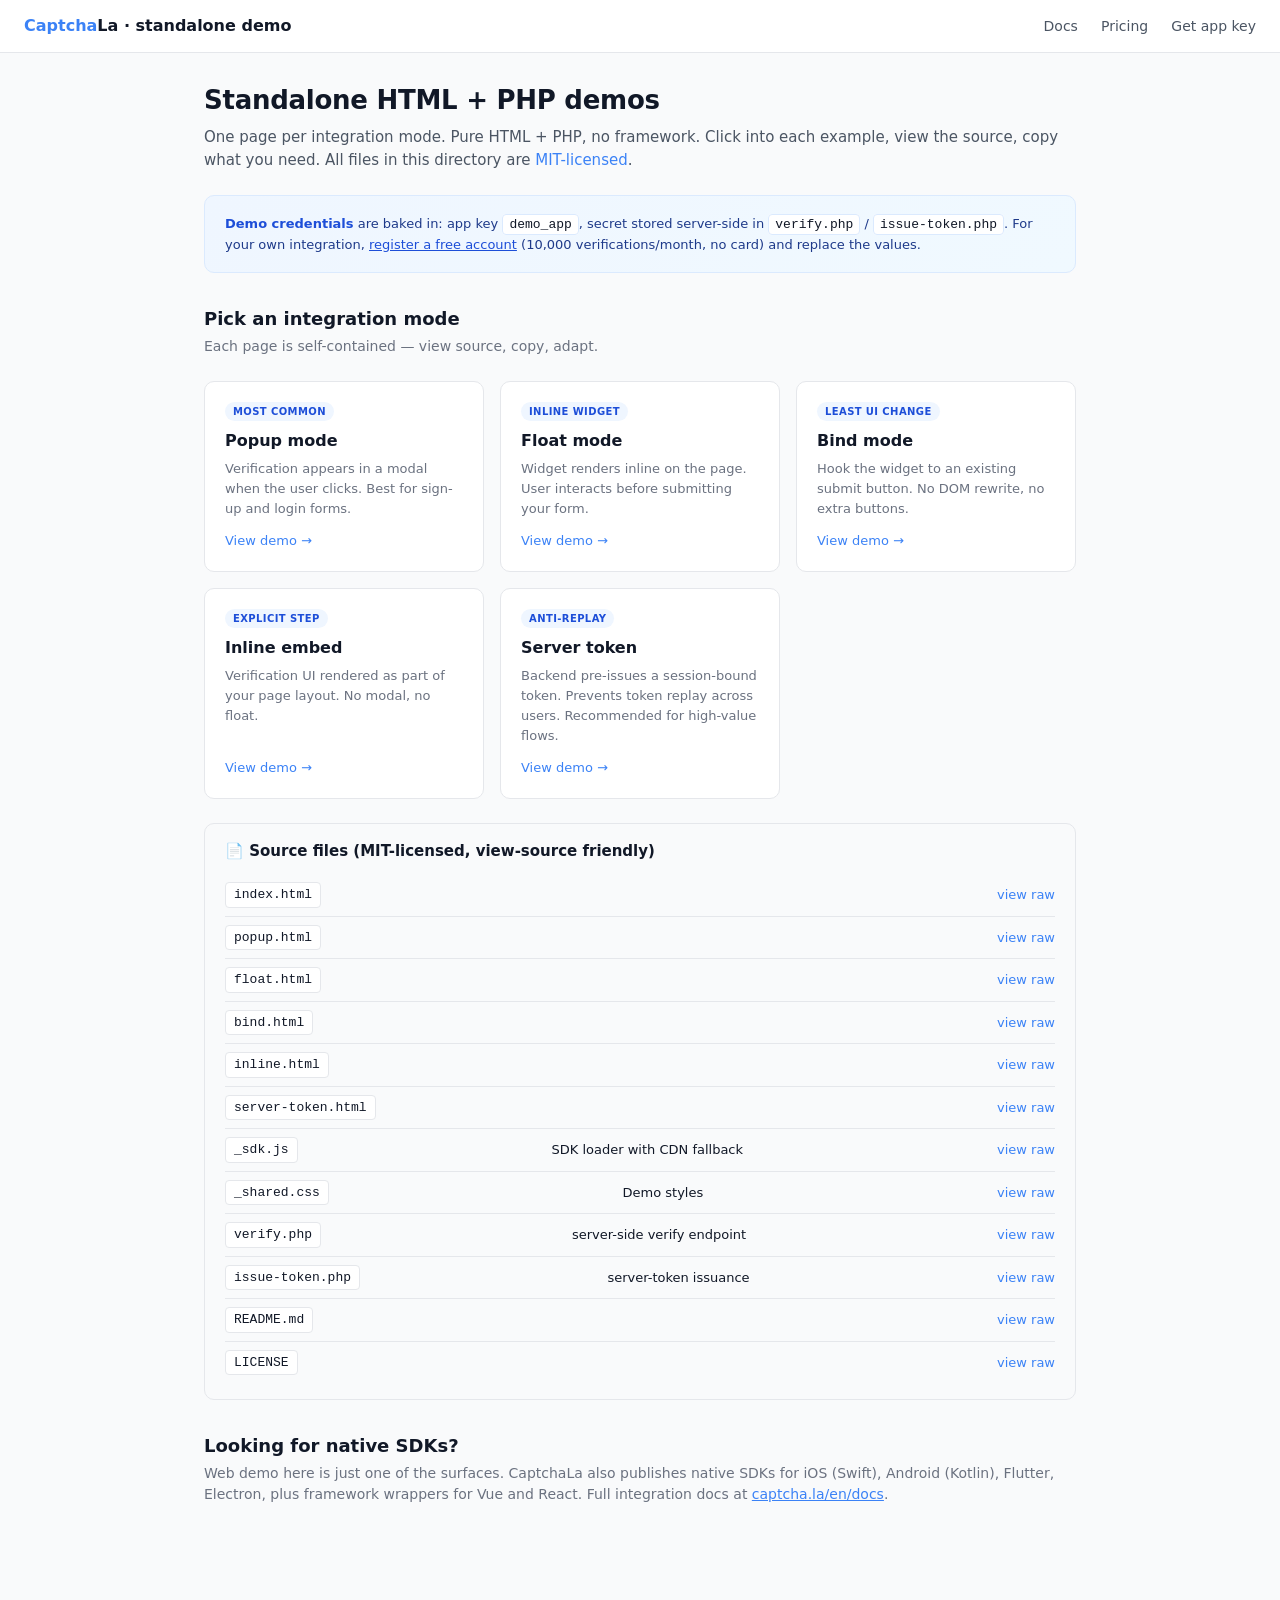
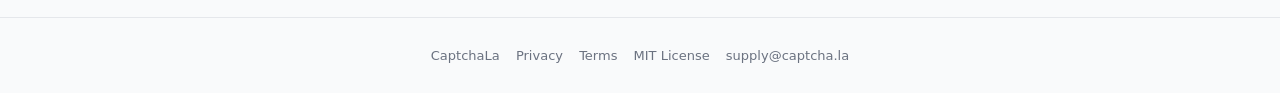
<file: index.html>
<!DOCTYPE html>
<html lang="en">
<head>
<meta charset="UTF-8">
<meta name="viewport" content="width=device-width, initial-scale=1.0">
<title>CaptchaLa · standalone HTML demo</title>
<meta name="description" content="CaptchaLa standalone integration examples. Pure HTML + PHP, no framework. View source for the exact code, MIT-licensed for any use.">
<link rel="icon" href="https://captcha.la/favicon.svg">
<link rel="stylesheet" href="/_shared.css">
<style>
  .grid {
    display: grid;
    grid-template-columns: repeat(auto-fit, minmax(260px, 1fr));
    gap: 16px;
    margin: 24px 0;
  }
  .card {
    background: #fff;
    border: 1px solid #E5E7EB;
    border-radius: 10px;
    padding: 20px;
    text-decoration: none;
    color: inherit;
    transition: all 0.15s;
    display: flex;
    flex-direction: column;
  }
  .card:hover { border-color: #3B82F6; transform: translateY(-2px); box-shadow: 0 4px 12px rgba(59,130,246,0.08); }
  .card h3 { margin: 0 0 6px; font-size: 16px; color: #111827; }
  .card .badge {
    display: inline-block;
    background: #EFF6FF; color: #1D4ED8;
    font-size: 10px; font-weight: 600;
    padding: 2px 8px; border-radius: 999px;
    letter-spacing: 0.04em; text-transform: uppercase;
    margin-bottom: 8px; align-self: flex-start;
  }
  .card p { color: #6B7280; font-size: 13px; margin: 0 0 12px; line-height: 1.55; flex: 1; }
  .card .arrow { color: #3B82F6; font-size: 13px; font-weight: 500; }
  .source-list {
    background: #F9FAFB; border: 1px solid #E5E7EB;
    border-radius: 10px; padding: 16px 20px; margin: 24px 0;
  }
  .source-list h3 { margin: 0 0 12px; font-size: 15px; color: #111827; }
  .source-list ul { margin: 0; padding: 0; list-style: none; }
  .source-list li {
    display: flex; justify-content: space-between; align-items: center;
    padding: 8px 0; border-bottom: 1px solid #E5E7EB; font-size: 13px;
  }
  .source-list li:last-child { border-bottom: 0; }
  .source-list code {
    font-family: ui-monospace, monospace; color: #111827;
    background: #fff; padding: 2px 8px; border-radius: 4px; border: 1px solid #E5E7EB;
  }
  .source-list a { color: #3B82F6; text-decoration: none; font-weight: 500; }
  .source-list a:hover { text-decoration: underline; }

  .credit-block {
    background: linear-gradient(135deg, #EFF6FF, #F0F9FF);
    border: 1px solid #DBEAFE;
    border-radius: 10px; padding: 18px 20px; margin: 20px 0;
    font-size: 13px; color: #1E3A8A;
  }
  .credit-block strong { color: #1D4ED8; }
  .credit-block code {
    background: #fff; padding: 2px 6px; border-radius: 4px;
    font-family: ui-monospace, monospace; color: #111827;
    border: 1px solid #DBEAFE;
  }
</style>
</head>
<body>

<header>
  <a class="brand" href="/"><b>Captcha</b>La · standalone demo</a>
  <nav>
    <a href="https://captcha.la/en/docs">Docs</a>
    <a href="https://captcha.la/en/pricing">Pricing</a>
    <a href="https://dash.captcha.la/register">Get app key</a>
  </nav>
</header>

<main>
  <h1>Standalone HTML + PHP demos</h1>
  <p class="lead">
    One page per integration mode. Pure HTML + PHP, no framework. Click into each example, view the source,
    copy what you need. All files in this directory are <a href="/LICENSE">MIT-licensed</a>.
  </p>

  <div class="credit-block">
    <strong>Demo credentials</strong> are baked in: app key <code>demo_app</code>, secret stored server-side in <code>verify.php</code> / <code>issue-token.php</code>.
    For your own integration, <a href="https://dash.captcha.la/register" style="color: #1D4ED8;">register a free account</a> (10,000 verifications/month, no card) and replace the values.
  </div>

  <h2 style="margin-top: 32px; margin-bottom: 4px; font-size: 18px;">Pick an integration mode</h2>
  <p style="color: #6B7280; margin: 0 0 4px; font-size: 14px;">Each page is self-contained — view source, copy, adapt.</p>

  <div class="grid">
    <a class="card" href="/popup.html">
      <span class="badge">most common</span>
      <h3>Popup mode</h3>
      <p>Verification appears in a modal when the user clicks. Best for sign-up and login forms.</p>
      <span class="arrow">View demo →</span>
    </a>

    <a class="card" href="/float.html">
      <span class="badge">inline widget</span>
      <h3>Float mode</h3>
      <p>Widget renders inline on the page. User interacts before submitting your form.</p>
      <span class="arrow">View demo →</span>
    </a>

    <a class="card" href="/bind.html">
      <span class="badge">least UI change</span>
      <h3>Bind mode</h3>
      <p>Hook the widget to an existing submit button. No DOM rewrite, no extra buttons.</p>
      <span class="arrow">View demo →</span>
    </a>

    <a class="card" href="/inline.html">
      <span class="badge">explicit step</span>
      <h3>Inline embed</h3>
      <p>Verification UI rendered as part of your page layout. No modal, no float.</p>
      <span class="arrow">View demo →</span>
    </a>

    <a class="card" href="/server-token.html">
      <span class="badge">anti-replay</span>
      <h3>Server token</h3>
      <p>Backend pre-issues a session-bound token. Prevents token replay across users. Recommended for high-value flows.</p>
      <span class="arrow">View demo →</span>
    </a>
  </div>

  <div class="source-list">
    <h3>📄 Source files (MIT-licensed, view-source friendly)</h3>
    <ul>
      <li><code>index.html</code><a href="/index.html">view raw</a></li>
      <li><code>popup.html</code><a href="/popup.html">view raw</a></li>
      <li><code>float.html</code><a href="/float.html">view raw</a></li>
      <li><code>bind.html</code><a href="/bind.html">view raw</a></li>
      <li><code>inline.html</code><a href="/inline.html">view raw</a></li>
      <li><code>server-token.html</code><a href="/server-token.html">view raw</a></li>
      <li><code>_sdk.js</code> SDK loader with CDN fallback<a href="/_sdk.js">view raw</a></li>
      <li><code>_shared.css</code> Demo styles<a href="/_shared.css">view raw</a></li>
      <li><code>verify.php</code> server-side verify endpoint<a href="/verify.php">view raw</a></li>
      <li><code>issue-token.php</code> server-token issuance<a href="/issue-token.php">view raw</a></li>
      <li><code>README.md</code><a href="/README.md">view raw</a></li>
      <li><code>LICENSE</code><a href="/LICENSE">view raw</a></li>
    </ul>
  </div>

  <h2 style="margin-top: 32px; margin-bottom: 4px; font-size: 18px;">Looking for native SDKs?</h2>
  <p style="color: #6B7280; margin: 0 0 16px; font-size: 14px;">
    Web demo here is just one of the surfaces. CaptchaLa also publishes native SDKs for iOS (Swift), Android (Kotlin),
    Flutter, Electron, plus framework wrappers for Vue and React. Full integration docs at
    <a href="https://captcha.la/en/docs" style="color: #3B82F6;">captcha.la/en/docs</a>.
  </p>
</main>

<footer>
  <a href="https://captcha.la">CaptchaLa</a>
  <a href="https://captcha.la/en/privacy">Privacy</a>
  <a href="https://captcha.la/en/terms">Terms</a>
  <a href="/LICENSE">MIT License</a>
  <a href="mailto:supply@captcha.la">supply@captcha.la</a>
</footer>

</body>
</html>
</file>
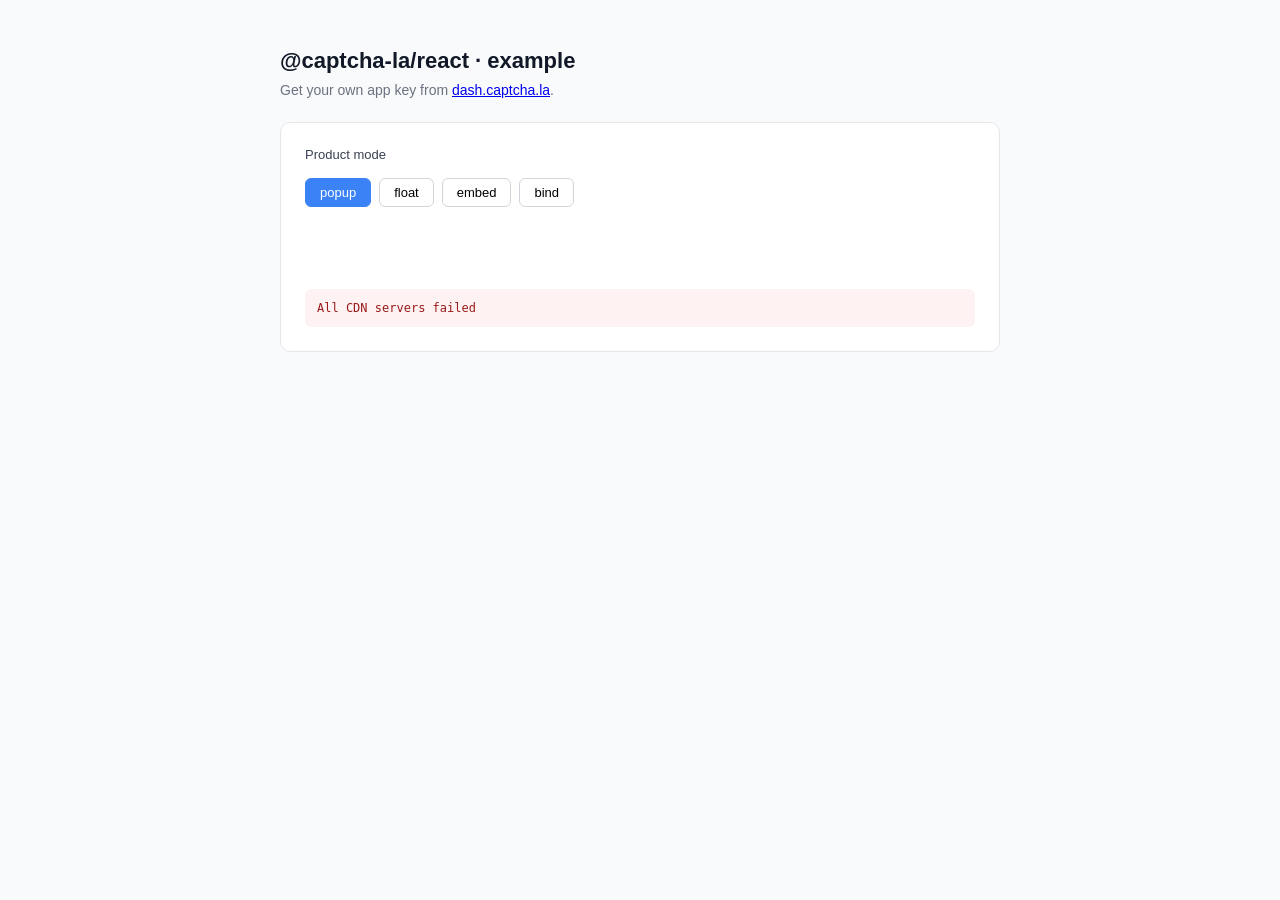
<file: react/index.html>
<!DOCTYPE html>
<html lang="en">
<head>
  <meta charset="UTF-8" />
  <meta name="viewport" content="width=device-width, initial-scale=1.0" />
  <title>@captcha-la/react · example</title>
  <script type="module" crossorigin src="/react/assets/index-Df6zdT5Z.js"></script>
  <link rel="stylesheet" crossorigin href="/react/assets/index-D3R4JMd-.css">
</head>
<body>
  <div id="root"></div>
</body>
</html>
</file>
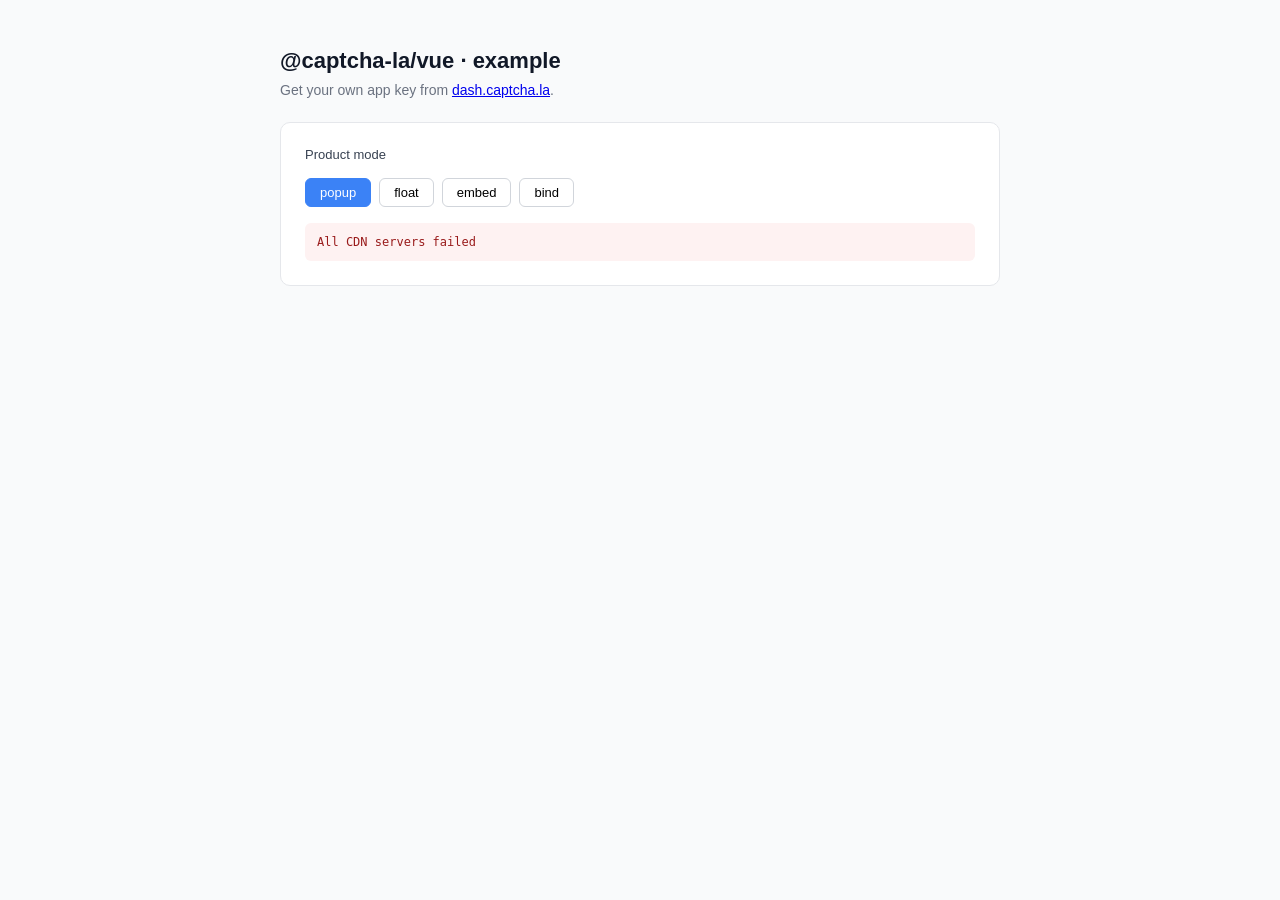
<file: vue/index.html>
<!DOCTYPE html>
<html lang="en">
<head>
  <meta charset="UTF-8" />
  <meta name="viewport" content="width=device-width, initial-scale=1.0" />
  <title>@captcha-la/vue · example</title>
  <script type="module" crossorigin src="/vue/assets/index-q7sQDa1L.js"></script>
  <link rel="stylesheet" crossorigin href="/vue/assets/index-D3R4JMd-.css">
</head>
<body>
  <div id="app"></div>
</body>
</html>
</file>
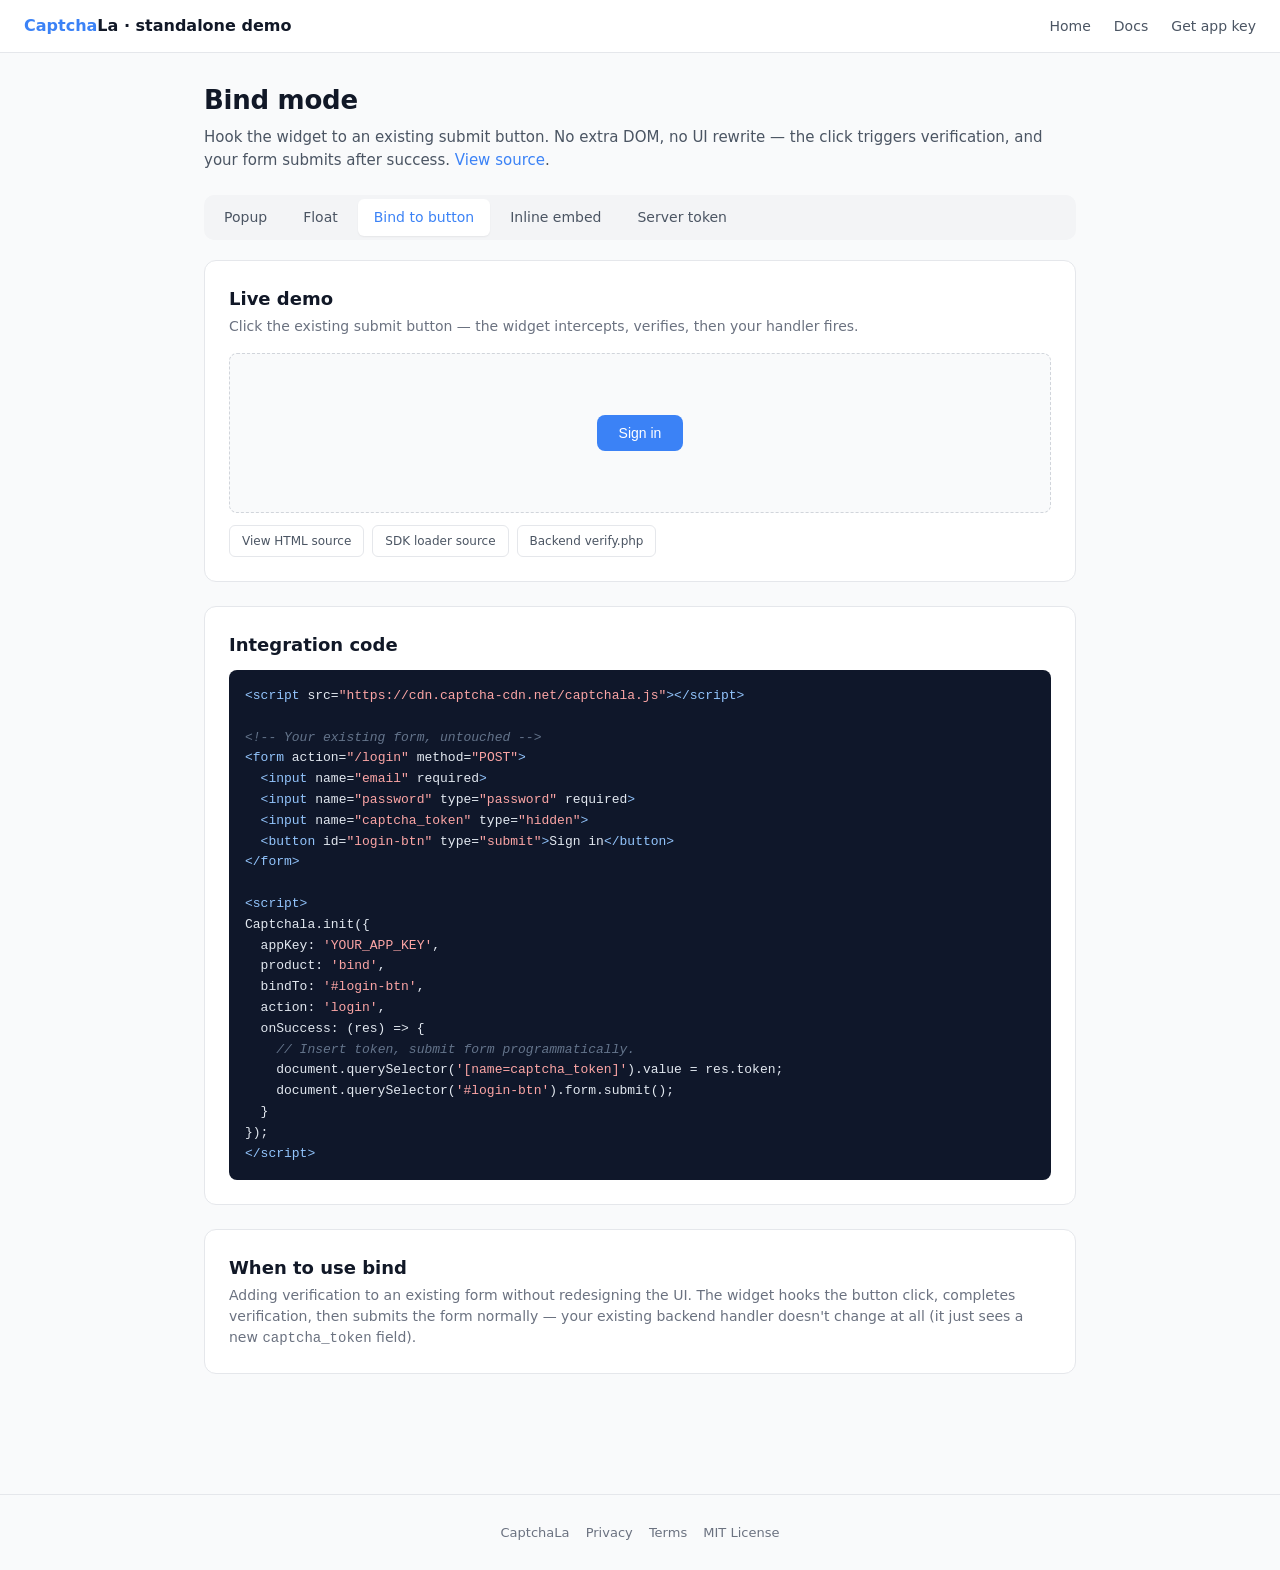
<file: bind.html>
<!DOCTYPE html>
<html lang="en">
<head>
<meta charset="UTF-8">
<meta name="viewport" content="width=device-width, initial-scale=1.0">
<title>Bind mode · CaptchaLa demo</title>
<meta name="description" content="CaptchaLa bind mode demo — hook the widget to an existing submit button without DOM changes.">
<link rel="icon" href="https://captcha.la/favicon.svg">
<link rel="stylesheet" href="/_shared.css">
</head>
<body>

<header>
  <a class="brand" href="/"><b>Captcha</b>La · standalone demo</a>
  <nav>
    <a href="/">Home</a>
    <a href="https://captcha.la/en/docs">Docs</a>
    <a href="https://dash.captcha.la/register">Get app key</a>
  </nav>
</header>

<main>
  <h1>Bind mode</h1>
  <p class="lead">
    Hook the widget to an existing submit button. No extra DOM, no UI rewrite —
    the click triggers verification, and your form submits after success.
    <a href="/bind.html.txt">View source</a>.
  </p>

  <nav class="tabs">
    <a href="/popup.html">Popup</a>
    <a href="/float.html">Float</a>
    <a href="/bind.html" class="active">Bind to button</a>
    <a href="/inline.html">Inline embed</a>
    <a href="/server-token.html">Server token</a>
  </nav>

  <section class="demo">
    <h2>Live demo</h2>
    <p class="subtitle">Click the existing submit button — the widget intercepts, verifies, then your handler fires.</p>

    <div class="stage">
      <form id="login-form" onsubmit="event.preventDefault();">
        <button id="login-btn" class="cta" type="submit">Sign in</button>
      </form>
      <div id="result" class="result"></div>
    </div>

    <div class="actions">
      <a href="/bind.html.txt">View HTML source</a>
      <a href="/_sdk.js">SDK loader source</a>
      <a href="/verify.php.txt">Backend verify.php</a>
    </div>
  </section>

  <section class="demo">
    <h2>Integration code</h2>
    <pre><span class="k">&lt;script</span> src=<span class="s">"https://cdn.captcha-cdn.net/captchala.js"</span><span class="k">&gt;&lt;/script&gt;</span>

<span class="c">&lt;!-- Your existing form, untouched --&gt;</span>
<span class="k">&lt;form</span> action=<span class="s">"/login"</span> method=<span class="s">"POST"</span><span class="k">&gt;</span>
  <span class="k">&lt;input</span> name=<span class="s">"email"</span> required<span class="k">&gt;</span>
  <span class="k">&lt;input</span> name=<span class="s">"password"</span> type=<span class="s">"password"</span> required<span class="k">&gt;</span>
  <span class="k">&lt;input</span> name=<span class="s">"captcha_token"</span> type=<span class="s">"hidden"</span><span class="k">&gt;</span>
  <span class="k">&lt;button</span> id=<span class="s">"login-btn"</span> type=<span class="s">"submit"</span><span class="k">&gt;</span>Sign in<span class="k">&lt;/button&gt;</span>
<span class="k">&lt;/form&gt;</span>

<span class="k">&lt;script&gt;</span>
Captchala.init({
  appKey: <span class="s">'YOUR_APP_KEY'</span>,
  product: <span class="s">'bind'</span>,
  bindTo: <span class="s">'#login-btn'</span>,
  action: <span class="s">'login'</span>,
  onSuccess: (res) =&gt; {
    <span class="c">// Insert token, submit form programmatically.</span>
    document.querySelector(<span class="s">'[name=captcha_token]'</span>).value = res.token;
    document.querySelector(<span class="s">'#login-btn'</span>).form.submit();
  }
});
<span class="k">&lt;/script&gt;</span></pre>
  </section>

  <section class="demo">
    <h2>When to use bind</h2>
    <p class="subtitle" style="margin-bottom: 0;">
      Adding verification to an existing form without redesigning the UI. The widget hooks the button click, completes verification, then submits the form normally — your existing backend handler doesn't change at all (it just sees a new <code>captcha_token</code> field).
    </p>
  </section>
</main>

<footer>
  <a href="https://captcha.la">CaptchaLa</a>
  <a href="https://captcha.la/en/privacy">Privacy</a>
  <a href="https://captcha.la/en/terms">Terms</a>
  <a href="/LICENSE">MIT License</a>
</footer>

<script src="https://cdn.captcha-cdn.net/captchala-loader.js"></script>
<script>
function showResult(ok, msg) {
  const el = document.getElementById('result');
  el.className = 'result ' + (ok ? 'ok' : 'err');
  el.textContent = msg;
}
loadCaptchala(function () {
  Captchala.init({
    appKey: 'demo_app',
    product: 'bind',
    action: 'login',
  })
  .onSuccess(async function (res) {
    try {
      const r = await fetch('/verify.php', {
        method: 'POST',
        headers: { 'Content-Type': 'application/json' },
        body: JSON.stringify({ token: res.token, action: 'login' })
      });
      const j = await r.json();
      if (j.ok) showResult(true, '✓ verified · risk_score=' + (j.risk_score ?? 'n/a') + ' · token: ' + (res.token || '').slice(0, 24) + '…');
      else showResult(false, '✗ backend rejected: ' + (j.error || 'unknown'));
    } catch (e) { showResult(false, '✗ network error: ' + e.message); }
  })
  .onError(function (err) { showResult(false, '✗ ' + (err && err.message || 'verification failed')); })
  .bindTo('#login-btn');
}, function (err) { showResult(false, '✗ SDK load failed: ' + (err && err.message || err)); });
</script>

</body>
</html>
</file>
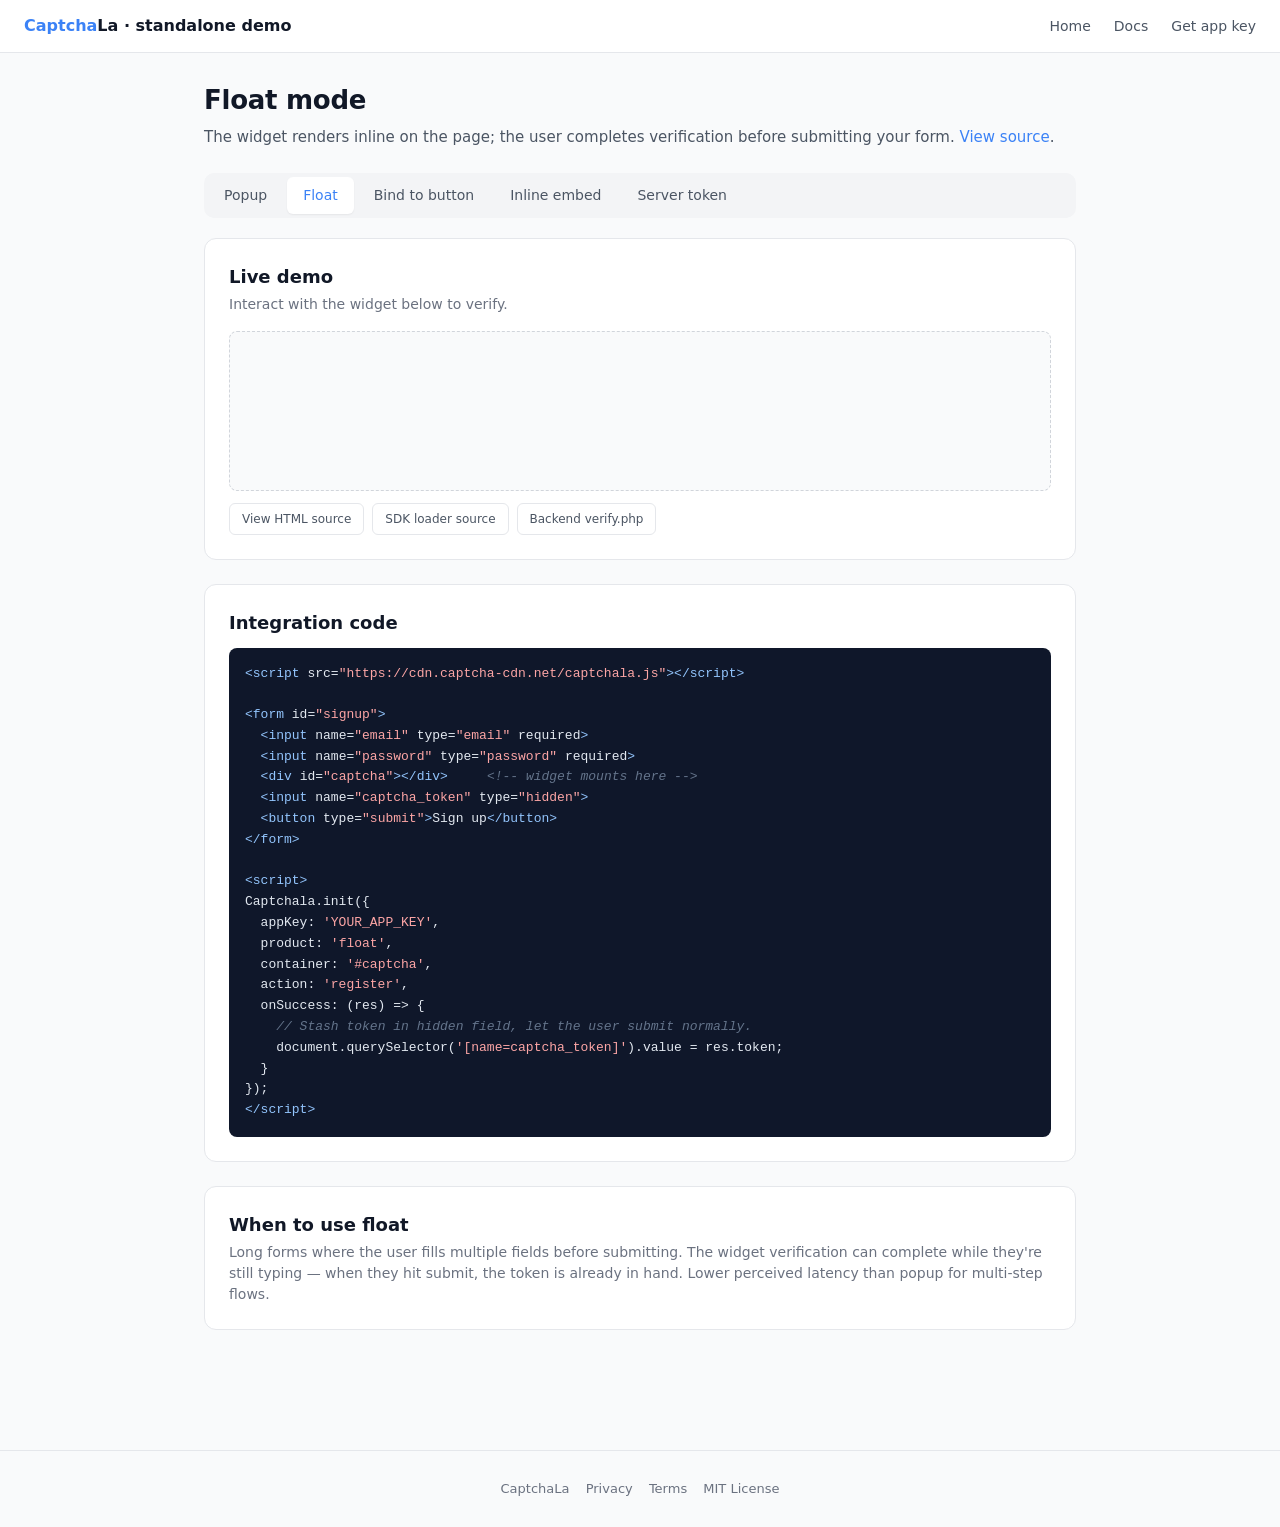
<file: float.html>
<!DOCTYPE html>
<html lang="en">
<head>
<meta charset="UTF-8">
<meta name="viewport" content="width=device-width, initial-scale=1.0">
<title>Float mode · CaptchaLa demo</title>
<meta name="description" content="CaptchaLa float mode demo — widget renders inline on the page; user interacts before submitting.">
<link rel="icon" href="https://captcha.la/favicon.svg">
<link rel="stylesheet" href="/_shared.css">
</head>
<body>

<header>
  <a class="brand" href="/"><b>Captcha</b>La · standalone demo</a>
  <nav>
    <a href="/">Home</a>
    <a href="https://captcha.la/en/docs">Docs</a>
    <a href="https://dash.captcha.la/register">Get app key</a>
  </nav>
</header>

<main>
  <h1>Float mode</h1>
  <p class="lead">
    The widget renders inline on the page; the user completes verification before submitting your form.
    <a href="/float.html.txt">View source</a>.
  </p>

  <nav class="tabs">
    <a href="/popup.html">Popup</a>
    <a href="/float.html" class="active">Float</a>
    <a href="/bind.html">Bind to button</a>
    <a href="/inline.html">Inline embed</a>
    <a href="/server-token.html">Server token</a>
  </nav>

  <section class="demo">
    <h2>Live demo</h2>
    <p class="subtitle">Interact with the widget below to verify.</p>

    <div class="stage" style="padding: 24px;">
      <div id="float-container" style="width: 100%; max-width: 360px;"></div>
      <div id="result" class="result"></div>
    </div>

    <div class="actions">
      <a href="/float.html.txt">View HTML source</a>
      <a href="/_sdk.js">SDK loader source</a>
      <a href="/verify.php.txt">Backend verify.php</a>
    </div>
  </section>

  <section class="demo">
    <h2>Integration code</h2>
    <pre><span class="k">&lt;script</span> src=<span class="s">"https://cdn.captcha-cdn.net/captchala.js"</span><span class="k">&gt;&lt;/script&gt;</span>

<span class="k">&lt;form</span> id=<span class="s">"signup"</span><span class="k">&gt;</span>
  <span class="k">&lt;input</span> name=<span class="s">"email"</span> type=<span class="s">"email"</span> required<span class="k">&gt;</span>
  <span class="k">&lt;input</span> name=<span class="s">"password"</span> type=<span class="s">"password"</span> required<span class="k">&gt;</span>
  <span class="k">&lt;div</span> id=<span class="s">"captcha"</span><span class="k">&gt;&lt;/div&gt;</span>     <span class="c">&lt;!-- widget mounts here --&gt;</span>
  <span class="k">&lt;input</span> name=<span class="s">"captcha_token"</span> type=<span class="s">"hidden"</span><span class="k">&gt;</span>
  <span class="k">&lt;button</span> type=<span class="s">"submit"</span><span class="k">&gt;</span>Sign up<span class="k">&lt;/button&gt;</span>
<span class="k">&lt;/form&gt;</span>

<span class="k">&lt;script&gt;</span>
Captchala.init({
  appKey: <span class="s">'YOUR_APP_KEY'</span>,
  product: <span class="s">'float'</span>,
  container: <span class="s">'#captcha'</span>,
  action: <span class="s">'register'</span>,
  onSuccess: (res) =&gt; {
    <span class="c">// Stash token in hidden field, let the user submit normally.</span>
    document.querySelector(<span class="s">'[name=captcha_token]'</span>).value = res.token;
  }
});
<span class="k">&lt;/script&gt;</span></pre>
  </section>

  <section class="demo">
    <h2>When to use float</h2>
    <p class="subtitle" style="margin-bottom: 0;">
      Long forms where the user fills multiple fields before submitting. The widget verification can complete while they're still typing — when they hit submit, the token is already in hand. Lower perceived latency than popup for multi-step flows.
    </p>
  </section>
</main>

<footer>
  <a href="https://captcha.la">CaptchaLa</a>
  <a href="https://captcha.la/en/privacy">Privacy</a>
  <a href="https://captcha.la/en/terms">Terms</a>
  <a href="/LICENSE">MIT License</a>
</footer>

<script src="https://cdn.captcha-cdn.net/captchala-loader.js"></script>
<script>
function showResult(ok, msg) {
  const el = document.getElementById('result');
  el.className = 'result ' + (ok ? 'ok' : 'err');
  el.textContent = msg;
}
loadCaptchala(function () {
  Captchala.init({
    appKey: 'demo_app',
    product: 'float',
    action: 'register',
  })
  .onSuccess(async function (res) {
    try {
      const r = await fetch('/verify.php', {
        method: 'POST',
        headers: { 'Content-Type': 'application/json' },
        body: JSON.stringify({ token: res.token, action: 'register' })
      });
      const j = await r.json();
      if (j.ok) showResult(true, '✓ verified · risk_score=' + (j.risk_score ?? 'n/a') + ' · token: ' + (res.token || '').slice(0, 24) + '…');
      else showResult(false, '✗ backend rejected: ' + (j.error || 'unknown'));
    } catch (e) { showResult(false, '✗ network error: ' + e.message); }
  })
  .onError(function (err) { showResult(false, '✗ ' + (err && err.message || 'verification failed')); })
  .appendTo('#float-container');
}, function (err) { showResult(false, '✗ SDK load failed: ' + (err && err.message || err)); });
</script>

</body>
</html>
</file>
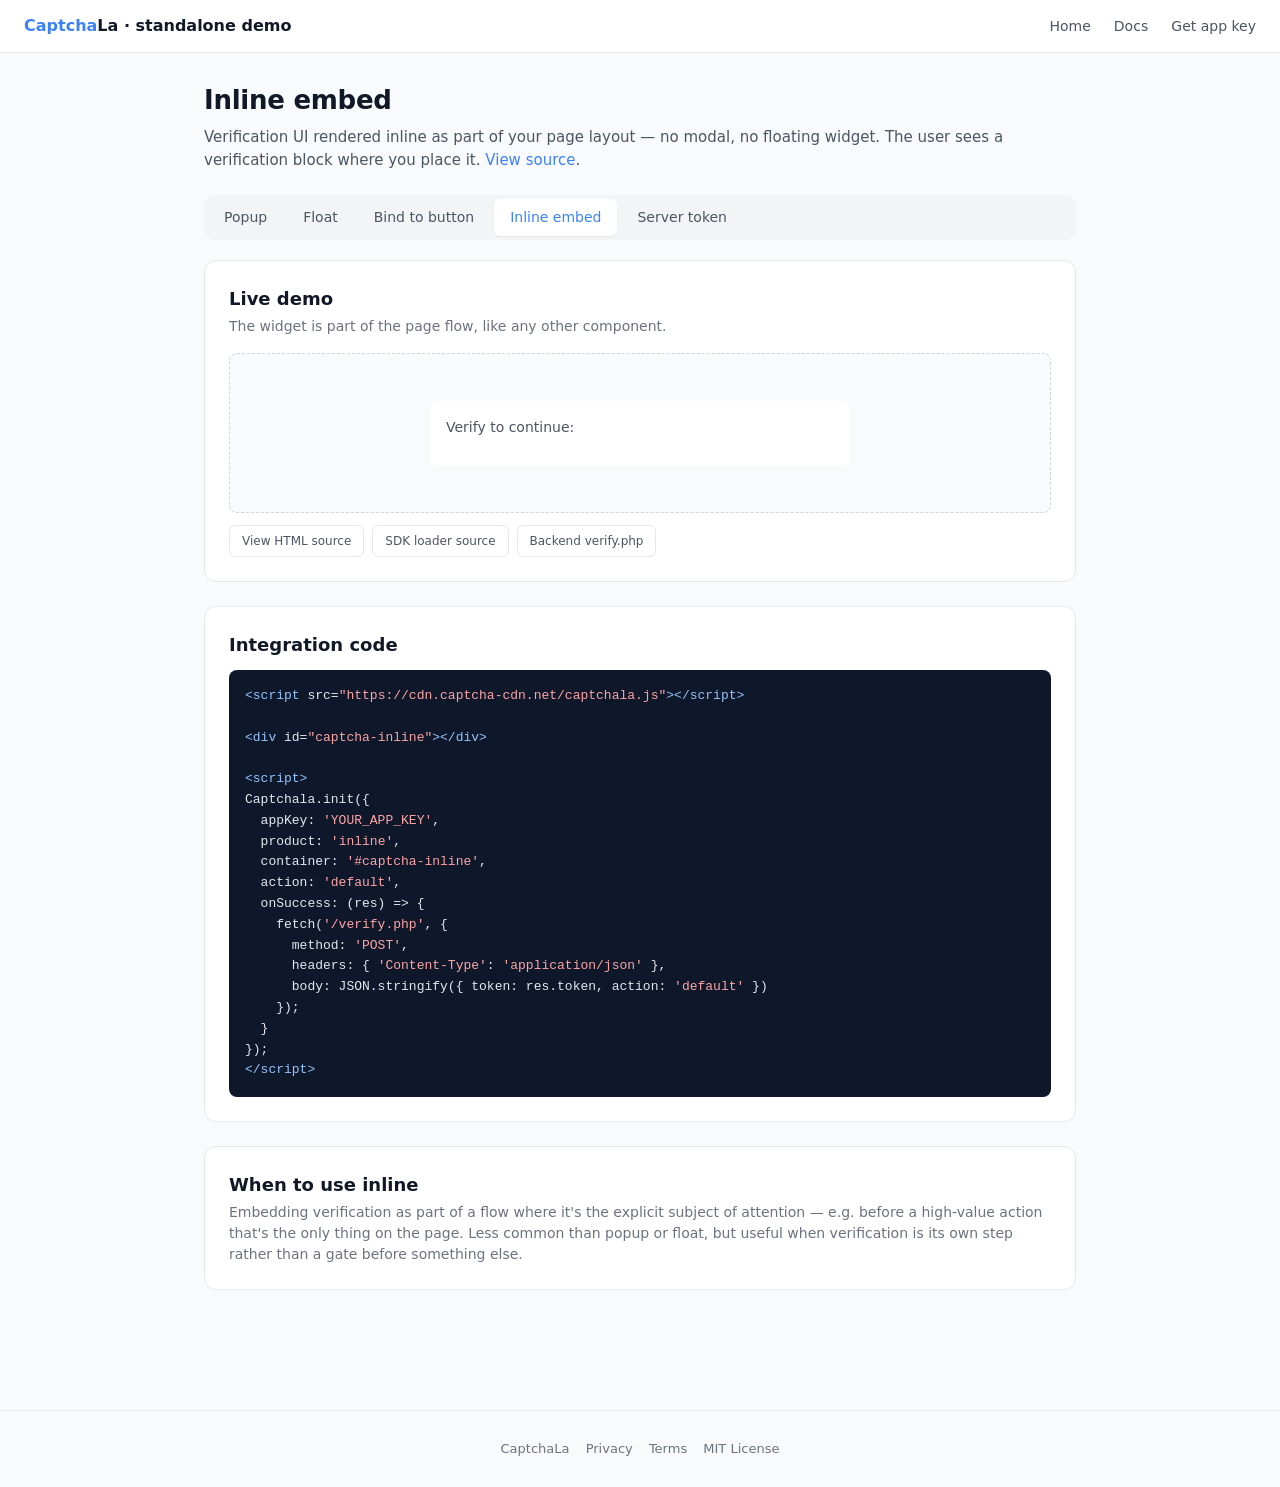
<file: inline.html>
<!DOCTYPE html>
<html lang="en">
<head>
<meta charset="UTF-8">
<meta name="viewport" content="width=device-width, initial-scale=1.0">
<title>Inline embed · CaptchaLa demo</title>
<meta name="description" content="CaptchaLa inline embed demo — verification UI rendered inline as part of your page layout.">
<link rel="icon" href="https://captcha.la/favicon.svg">
<link rel="stylesheet" href="/_shared.css">
</head>
<body>

<header>
  <a class="brand" href="/"><b>Captcha</b>La · standalone demo</a>
  <nav>
    <a href="/">Home</a>
    <a href="https://captcha.la/en/docs">Docs</a>
    <a href="https://dash.captcha.la/register">Get app key</a>
  </nav>
</header>

<main>
  <h1>Inline embed</h1>
  <p class="lead">
    Verification UI rendered inline as part of your page layout — no modal, no floating widget.
    The user sees a verification block where you place it.
    <a href="/inline.html">View source</a>.
  </p>

  <nav class="tabs">
    <a href="/popup.html">Popup</a>
    <a href="/float.html">Float</a>
    <a href="/bind.html">Bind to button</a>
    <a href="/inline.html" class="active">Inline embed</a>
    <a href="/server-token.html">Server token</a>
  </nav>

  <section class="demo">
    <h2>Live demo</h2>
    <p class="subtitle">The widget is part of the page flow, like any other component.</p>

    <div class="stage" style="padding: 20px; align-items: stretch;">
      <div style="background: #fff; border-radius: 8px; padding: 16px; max-width: 420px; margin: 0 auto; width: 100%;">
        <p style="margin: 0 0 12px; color: #4B5563; font-size: 14px;">Verify to continue:</p>
        <div id="inline-container"></div>
        <div id="result" class="result" style="margin-top: 12px;"></div>
      </div>
    </div>

    <div class="actions">
      <a href="/inline.html">View HTML source</a>
      <a href="/_sdk.js">SDK loader source</a>
      <a href="/verify.php">Backend verify.php</a>
    </div>
  </section>

  <section class="demo">
    <h2>Integration code</h2>
    <pre><span class="k">&lt;script</span> src=<span class="s">"https://cdn.captcha-cdn.net/captchala.js"</span><span class="k">&gt;&lt;/script&gt;</span>

<span class="k">&lt;div</span> id=<span class="s">"captcha-inline"</span><span class="k">&gt;&lt;/div&gt;</span>

<span class="k">&lt;script&gt;</span>
Captchala.init({
  appKey: <span class="s">'YOUR_APP_KEY'</span>,
  product: <span class="s">'inline'</span>,
  container: <span class="s">'#captcha-inline'</span>,
  action: <span class="s">'default'</span>,
  onSuccess: (res) =&gt; {
    fetch(<span class="s">'/verify.php'</span>, {
      method: <span class="s">'POST'</span>,
      headers: { <span class="s">'Content-Type'</span>: <span class="s">'application/json'</span> },
      body: JSON.stringify({ token: res.token, action: <span class="s">'default'</span> })
    });
  }
});
<span class="k">&lt;/script&gt;</span></pre>
  </section>

  <section class="demo">
    <h2>When to use inline</h2>
    <p class="subtitle" style="margin-bottom: 0;">
      Embedding verification as part of a flow where it's the explicit subject of attention — e.g. before a high-value action that's the only thing on the page. Less common than popup or float, but useful when verification is its own step rather than a gate before something else.
    </p>
  </section>
</main>

<footer>
  <a href="https://captcha.la">CaptchaLa</a>
  <a href="https://captcha.la/en/privacy">Privacy</a>
  <a href="https://captcha.la/en/terms">Terms</a>
  <a href="/LICENSE">MIT License</a>
</footer>

<script src="https://cdn.captcha-cdn.net/captchala-loader.js"></script>
<script>
function showResult(ok, msg) {
  const el = document.getElementById('result');
  el.className = 'result ' + (ok ? 'ok' : 'err');
  el.textContent = msg;
}
loadCaptchala(function () {
  // SDK product enum: popup / float / bind / embed (no 'inline')
  Captchala.init({
    appKey: 'demo_app',
    product: 'embed',
    action: 'default',
  })
  .onSuccess(async function (res) {
    try {
      const r = await fetch('/verify.php', {
        method: 'POST',
        headers: { 'Content-Type': 'application/json' },
        body: JSON.stringify({ token: res.token, action: 'default' })
      });
      const j = await r.json();
      if (j.ok) showResult(true, '✓ verified · risk_score=' + (j.risk_score ?? 'n/a'));
      else showResult(false, '✗ backend rejected: ' + (j.error || 'unknown'));
    } catch (e) { showResult(false, '✗ network error: ' + e.message); }
  })
  .onError(function (err) { showResult(false, '✗ ' + (err && err.message || 'verification failed')); })
  .appendTo('#inline-container');
}, function (err) { showResult(false, '✗ SDK load failed: ' + (err && err.message || err)); });
</script>

</body>
</html>
</file>
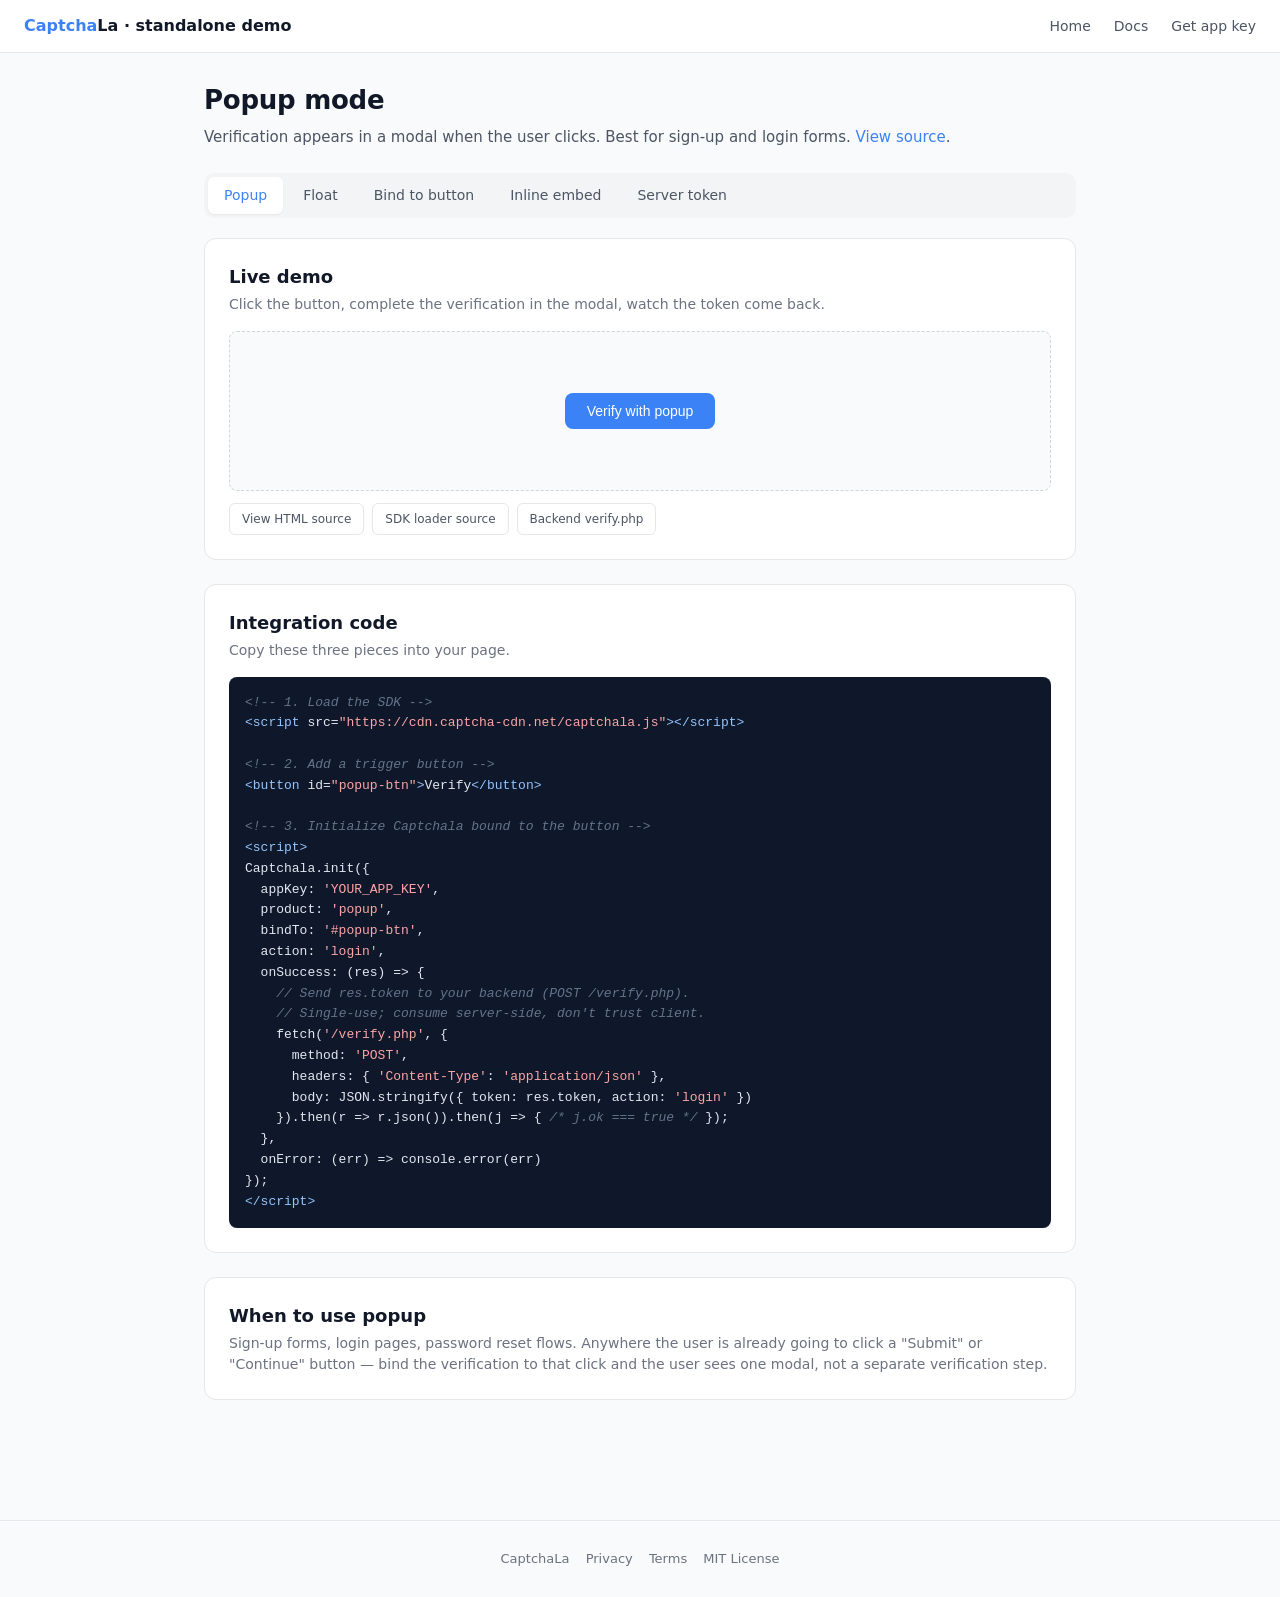
<file: popup.html>
<!DOCTYPE html>
<html lang="en">
<head>
<meta charset="UTF-8">
<meta name="viewport" content="width=device-width, initial-scale=1.0">
<title>Popup mode · CaptchaLa demo</title>
<meta name="description" content="CaptchaLa popup mode demo — verification appears in a modal when the user clicks. Pure HTML, no framework.">
<link rel="icon" href="https://captcha.la/favicon.svg">
<link rel="stylesheet" href="/_shared.css">
</head>
<body>

<header>
  <a class="brand" href="/"><b>Captcha</b>La · standalone demo</a>
  <nav>
    <a href="/">Home</a>
    <a href="https://captcha.la/en/docs">Docs</a>
    <a href="https://dash.captcha.la/register">Get app key</a>
  </nav>
</header>

<main>
  <h1>Popup mode</h1>
  <p class="lead">
    Verification appears in a modal when the user clicks. Best for sign-up and login forms.
    <a href="/index.html.txt">View source</a>.
  </p>

  <nav class="tabs">
    <a href="/popup.html" class="active">Popup</a>
    <a href="/float.html">Float</a>
    <a href="/bind.html">Bind to button</a>
    <a href="/inline.html">Inline embed</a>
    <a href="/server-token.html">Server token</a>
  </nav>

  <section class="demo">
    <h2>Live demo</h2>
    <p class="subtitle">Click the button, complete the verification in the modal, watch the token come back.</p>

    <div class="stage">
      <button id="popup-btn" class="cta" type="button">Verify with popup</button>
      <div id="result" class="result"></div>
    </div>

    <div class="actions">
      <a href="/popup.html.txt">View HTML source</a>
      <a href="/_sdk.js">SDK loader source</a>
      <a href="/verify.php.txt">Backend verify.php</a>
    </div>
  </section>

  <section class="demo">
    <h2>Integration code</h2>
    <p class="subtitle">Copy these three pieces into your page.</p>
    <pre><span class="c">&lt;!-- 1. Load the SDK --&gt;</span>
<span class="k">&lt;script</span> src=<span class="s">"https://cdn.captcha-cdn.net/captchala.js"</span><span class="k">&gt;&lt;/script&gt;</span>

<span class="c">&lt;!-- 2. Add a trigger button --&gt;</span>
<span class="k">&lt;button</span> id=<span class="s">"popup-btn"</span><span class="k">&gt;</span>Verify<span class="k">&lt;/button&gt;</span>

<span class="c">&lt;!-- 3. Initialize Captchala bound to the button --&gt;</span>
<span class="k">&lt;script&gt;</span>
Captchala.init({
  appKey: <span class="s">'YOUR_APP_KEY'</span>,
  product: <span class="s">'popup'</span>,
  bindTo: <span class="s">'#popup-btn'</span>,
  action: <span class="s">'login'</span>,
  onSuccess: (res) =&gt; {
    <span class="c">// Send res.token to your backend (POST /verify.php).</span>
    <span class="c">// Single-use; consume server-side, don't trust client.</span>
    fetch(<span class="s">'/verify.php'</span>, {
      method: <span class="s">'POST'</span>,
      headers: { <span class="s">'Content-Type'</span>: <span class="s">'application/json'</span> },
      body: JSON.stringify({ token: res.token, action: <span class="s">'login'</span> })
    }).then(r =&gt; r.json()).then(j =&gt; { <span class="c">/* j.ok === true */</span> });
  },
  onError: (err) =&gt; console.error(err)
});
<span class="k">&lt;/script&gt;</span></pre>
  </section>

  <section class="demo">
    <h2>When to use popup</h2>
    <p class="subtitle" style="margin-bottom: 0;">
      Sign-up forms, login pages, password reset flows. Anywhere the user is already going to click a "Submit" or "Continue" button — bind the verification to that click and the user sees one modal, not a separate verification step.
    </p>
  </section>
</main>

<footer>
  <a href="https://captcha.la">CaptchaLa</a>
  <a href="https://captcha.la/en/privacy">Privacy</a>
  <a href="https://captcha.la/en/terms">Terms</a>
  <a href="/LICENSE">MIT License</a>
</footer>

<script src="https://cdn.captcha-cdn.net/captchala-loader.js"></script>
<script>
function showResult(ok, msg) {
  const el = document.getElementById('result');
  el.className = 'result ' + (ok ? 'ok' : 'err');
  el.textContent = msg;
}
loadCaptchala(function () {
  Captchala.init({
    appKey: 'demo_app',
    product: 'popup',
    action: 'login',
  })
  .onSuccess(async function (res) {
    try {
      const r = await fetch('/verify.php', {
        method: 'POST',
        headers: { 'Content-Type': 'application/json' },
        body: JSON.stringify({ token: res.token, action: 'login' })
      });
      const j = await r.json();
      if (j.ok) showResult(true, '✓ verified · risk_score=' + (j.risk_score ?? 'n/a') + ' · token: ' + (res.token || '').slice(0, 24) + '…');
      else showResult(false, '✗ backend rejected: ' + (j.error || 'unknown'));
    } catch (e) { showResult(false, '✗ network error: ' + e.message); }
  })
  .onError(function (err) { showResult(false, '✗ ' + (err && err.message || 'verification failed')); })
  .bindTo('#popup-btn');
}, function (err) { showResult(false, '✗ SDK load failed: ' + (err && err.message || err)); });
</script>

</body>
</html>
</file>
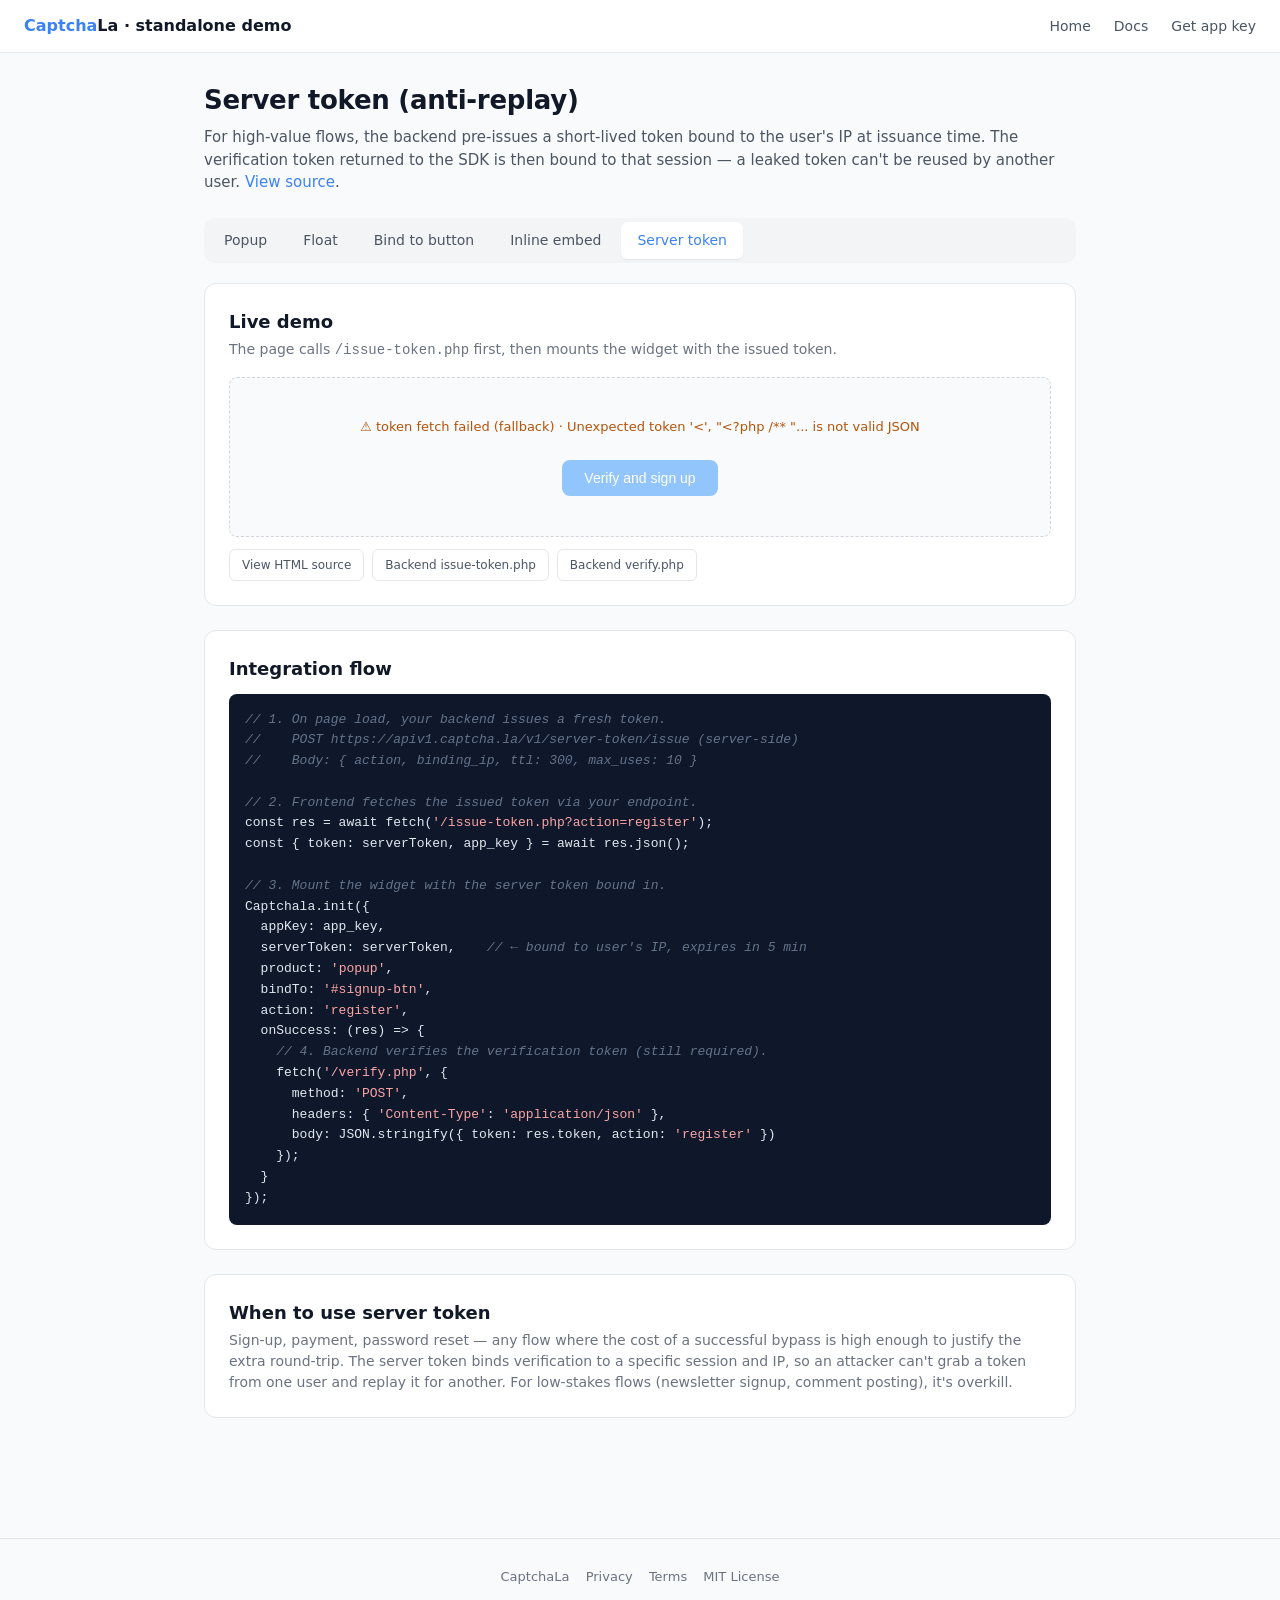
<file: server-token.html>
<!DOCTYPE html>
<html lang="en">
<head>
<meta charset="UTF-8">
<meta name="viewport" content="width=device-width, initial-scale=1.0">
<title>Server token · CaptchaLa demo</title>
<meta name="description" content="CaptchaLa server-token demo — backend pre-issues a session-bound, single-use token to prevent replay attacks.">
<link rel="icon" href="https://captcha.la/favicon.svg">
<link rel="stylesheet" href="/_shared.css">
</head>
<body>

<header>
  <a class="brand" href="/"><b>Captcha</b>La · standalone demo</a>
  <nav>
    <a href="/">Home</a>
    <a href="https://captcha.la/en/docs">Docs</a>
    <a href="https://dash.captcha.la/register">Get app key</a>
  </nav>
</header>

<main>
  <h1>Server token (anti-replay)</h1>
  <p class="lead">
    For high-value flows, the backend pre-issues a short-lived token bound to the user's IP at issuance time.
    The verification token returned to the SDK is then bound to that session — a leaked token can't be reused by another user.
    <a href="/server-token.html.txt">View source</a>.
  </p>

  <nav class="tabs">
    <a href="/popup.html">Popup</a>
    <a href="/float.html">Float</a>
    <a href="/bind.html">Bind to button</a>
    <a href="/inline.html">Inline embed</a>
    <a href="/server-token.html" class="active">Server token</a>
  </nav>

  <section class="demo">
    <h2>Live demo</h2>
    <p class="subtitle">The page calls <code>/issue-token.php</code> first, then mounts the widget with the issued token.</p>

    <div class="stage">
      <div id="status" style="color: #6B7280; font-size: 13px; margin-bottom: 12px;">Loading…</div>
      <button id="signup-btn" class="cta" type="button" disabled>Verify and sign up</button>
      <div id="result" class="result"></div>
    </div>

    <div class="actions">
      <a href="/server-token.html.txt">View HTML source</a>
      <a href="/issue-token.php.txt">Backend issue-token.php</a>
      <a href="/verify.php.txt">Backend verify.php</a>
    </div>
  </section>

  <section class="demo">
    <h2>Integration flow</h2>
    <pre><span class="c">// 1. On page load, your backend issues a fresh token.</span>
<span class="c">//    POST https://apiv1.captcha.la/v1/server-token/issue (server-side)</span>
<span class="c">//    Body: { action, binding_ip, ttl: 300, max_uses: 10 }</span>

<span class="c">// 2. Frontend fetches the issued token via your endpoint.</span>
const res = await fetch(<span class="s">'/issue-token.php?action=register'</span>);
const { token: serverToken, app_key } = await res.json();

<span class="c">// 3. Mount the widget with the server token bound in.</span>
Captchala.init({
  appKey: app_key,
  serverToken: serverToken,    <span class="c">// ← bound to user's IP, expires in 5 min</span>
  product: <span class="s">'popup'</span>,
  bindTo: <span class="s">'#signup-btn'</span>,
  action: <span class="s">'register'</span>,
  onSuccess: (res) =&gt; {
    <span class="c">// 4. Backend verifies the verification token (still required).</span>
    fetch(<span class="s">'/verify.php'</span>, {
      method: <span class="s">'POST'</span>,
      headers: { <span class="s">'Content-Type'</span>: <span class="s">'application/json'</span> },
      body: JSON.stringify({ token: res.token, action: <span class="s">'register'</span> })
    });
  }
});</pre>
  </section>

  <section class="demo">
    <h2>When to use server token</h2>
    <p class="subtitle" style="margin-bottom: 0;">
      Sign-up, payment, password reset — any flow where the cost of a successful bypass is high enough to justify the extra round-trip. The server token binds verification to a specific session and IP, so an attacker can't grab a token from one user and replay it for another. For low-stakes flows (newsletter signup, comment posting), it's overkill.
    </p>
  </section>
</main>

<footer>
  <a href="https://captcha.la">CaptchaLa</a>
  <a href="https://captcha.la/en/privacy">Privacy</a>
  <a href="https://captcha.la/en/terms">Terms</a>
  <a href="/LICENSE">MIT License</a>
</footer>

<script src="https://cdn.captcha-cdn.net/captchala-loader.js"></script>
<script>
function showResult(ok, msg) {
  const el = document.getElementById('result');
  el.className = 'result ' + (ok ? 'ok' : 'err');
  el.textContent = msg;
}

(async function bootstrap() {
  const statusEl = document.getElementById('status');
  const btn = document.getElementById('signup-btn');

  // Step 1: fetch a server token from the backend (via /issue-token.php → apiv1)
  let serverToken = null, appKey = 'demo_app';
  try {
    const r = await fetch('/issue-token.php?action=register');
    const j = await r.json();
    if (j.ok && j.token) {
      serverToken = j.token;
      appKey = j.app_key || appKey;
      statusEl.textContent = '✓ server token issued · ttl=' + (j.expires_in || 300) + 's';
      statusEl.style.color = '#047857';
    } else {
      statusEl.textContent = '⚠ no server token (fallback to plain) · ' + (j.error || 'unknown');
      statusEl.style.color = '#B45309';
    }
  } catch (e) {
    statusEl.textContent = '⚠ token fetch failed (fallback) · ' + e.message;
    statusEl.style.color = '#B45309';
  }

  // Step 2: load SDK + mount widget
  loadCaptchala(function () {
    Captchala.init({
      appKey: appKey,
      serverToken: serverToken || undefined,
      product: 'popup',
      action: 'register',
    })
    .onSuccess(async function (res) {
      try {
        const r = await fetch('/verify.php', {
          method: 'POST',
          headers: { 'Content-Type': 'application/json' },
          body: JSON.stringify({ token: res.token, action: 'register' })
        });
        const j = await r.json();
        if (j.ok) showResult(true, '✓ verified · risk_score=' + (j.risk_score ?? 'n/a'));
        else showResult(false, '✗ backend rejected: ' + (j.error || 'unknown'));
      } catch (e) { showResult(false, '✗ network error: ' + e.message); }
    })
    .onError(function (err) { showResult(false, '✗ ' + (err && err.message || 'verification failed')); })
    .bindTo('#signup-btn');
    btn.disabled = false;
  }, function (err) { showResult(false, '✗ SDK load failed: ' + (err && err.message || err)); });
})();
</script>

</body>
</html>
</file>
<file: _shared.css>
/* CaptchaLa demo shared styles — MIT */
* { box-sizing: border-box; }
html, body { margin: 0; padding: 0; }
body {
  font-family: ui-sans-serif, system-ui, -apple-system, "Segoe UI", Roboto, sans-serif;
  background: #F9FAFB;
  color: #111827;
  line-height: 1.5;
}
header {
  background: #fff; border-bottom: 1px solid #E5E7EB;
  padding: 14px 24px; display: flex; justify-content: space-between; align-items: center;
}
header .brand { font-weight: 700; font-size: 16px; color: #111827; text-decoration: none; }
header .brand b { color: #3B82F6; }
header nav a {
  color: #4B5563; text-decoration: none; font-size: 14px; margin-left: 18px;
}
header nav a:hover { color: #3B82F6; }
header nav a.active { color: #3B82F6; font-weight: 600; }

main { max-width: 920px; margin: 0 auto; padding: 28px 24px 56px; }
h1 { font-size: 26px; margin: 0 0 6px; letter-spacing: -0.01em; }
.lead { color: #4B5563; margin: 0 0 24px; font-size: 15px; }
.lead a { color: #3B82F6; text-decoration: none; }
.lead a:hover { text-decoration: underline; }

.tabs {
  display: flex; gap: 4px; margin-bottom: 20px; flex-wrap: wrap;
  background: #F3F4F6; padding: 4px; border-radius: 10px;
}
.tabs a {
  display: block; padding: 8px 16px; border-radius: 6px;
  text-decoration: none; color: #4B5563; font-size: 14px; font-weight: 500;
  transition: all 0.15s;
}
.tabs a:hover { color: #111827; background: rgba(255, 255, 255, 0.6); }
.tabs a.active { background: #fff; color: #3B82F6; box-shadow: 0 1px 2px rgba(0,0,0,0.06); }

section.demo {
  background: #fff; border: 1px solid #E5E7EB; border-radius: 12px;
  padding: 24px; margin-bottom: 24px;
}
section.demo h2 { margin: 0 0 4px; font-size: 18px; font-weight: 600; }
section.demo .subtitle { color: #6B7280; margin: 0 0 16px; font-size: 14px; }

.stage {
  background: #F9FAFB; border: 1px dashed #D1D5DB; border-radius: 8px;
  padding: 32px; min-height: 160px;
  display: flex; align-items: center; justify-content: center; flex-direction: column; gap: 12px;
}
button.cta {
  background: #3B82F6; color: #fff; border: 0;
  padding: 10px 22px; border-radius: 8px;
  font-size: 14px; font-weight: 500; cursor: pointer;
  transition: background 0.15s;
}
button.cta:hover { background: #2563EB; }
button.cta:disabled { background: #93C5FD; cursor: wait; }

.result {
  margin-top: 12px; padding: 10px 14px;
  border-radius: 6px; font-size: 13px;
  font-family: ui-monospace, "SFMono-Regular", Menlo, Consolas, monospace;
  word-break: break-all; display: none;
}
.result.ok { background: #ECFDF5; color: #047857; border: 1px solid #A7F3D0; display: block; }
.result.err { background: #FEF2F2; color: #B91C1C; border: 1px solid #FECACA; display: block; }

pre {
  background: #0F172A; color: #E2E8F0;
  padding: 16px; border-radius: 8px;
  overflow-x: auto; font-size: 13px; line-height: 1.6; margin: 12px 0 0;
  font-family: ui-monospace, "SFMono-Regular", Menlo, Consolas, monospace;
}
pre .k { color: #93C5FD; } pre .s { color: #FCA5A5; } pre .c { color: #64748B; font-style: italic; }

.actions {
  display: flex; gap: 8px; margin-top: 12px; flex-wrap: wrap;
}
.actions a {
  display: inline-block; padding: 6px 12px;
  border: 1px solid #E5E7EB; border-radius: 6px;
  font-size: 12px; color: #4B5563; text-decoration: none;
  background: #fff; transition: all 0.15s;
}
.actions a:hover { border-color: #3B82F6; color: #3B82F6; }

footer {
  text-align: center; color: #9CA3AF; font-size: 13px;
  padding: 28px 24px; border-top: 1px solid #E5E7EB; margin-top: 40px;
}
footer a { color: #6B7280; text-decoration: none; margin: 0 6px; }
footer a:hover { color: #3B82F6; }

@media (max-width: 640px) {
  header { flex-direction: column; gap: 8px; align-items: flex-start; }
  header nav a { margin-left: 0; margin-right: 14px; }
  main { padding: 20px 16px 40px; }
  .tabs { font-size: 13px; }
  .tabs a { padding: 6px 10px; }
}
</file>
<file: react/assets/index-D3R4JMd-.css>
:root{font-family:-apple-system,BlinkMacSystemFont,Segoe UI,Roboto,sans-serif;color:#111827;background:#f9fafb}body{margin:0}.app{max-width:720px;margin:48px auto;padding:0 20px}h1{font-size:22px;margin:0 0 8px}p.muted{color:#6b7280;font-size:14px;margin:0 0 24px}.card{background:#fff;border:1px solid #e5e7eb;border-radius:10px;padding:24px;margin-bottom:16px}label{display:block;font-size:13px;color:#374151;margin-bottom:6px}input{width:100%;padding:8px 10px;font-size:14px;border:1px solid #d1d5db;border-radius:6px;box-sizing:border-box}.tabs{display:flex;gap:8px;margin:16px 0}.tab{padding:6px 14px;font-size:13px;border:1px solid #d1d5db;background:#fff;border-radius:6px;cursor:pointer}.tab.active{background:#3b82f6;border-color:#3b82f6;color:#fff}button.primary{padding:8px 14px;font-size:14px;background:#3b82f6;color:#fff;border:none;border-radius:6px;cursor:pointer}.result{margin-top:16px;padding:12px;background:#f3f4f6;border-radius:6px;font-family:ui-monospace,SFMono-Regular,monospace;font-size:12px;word-break:break-all;white-space:pre-wrap}.result.error{background:#fef2f2;color:#991b1b}
</file>
<file: vue/assets/index-D3R4JMd-.css>
:root{font-family:-apple-system,BlinkMacSystemFont,Segoe UI,Roboto,sans-serif;color:#111827;background:#f9fafb}body{margin:0}.app{max-width:720px;margin:48px auto;padding:0 20px}h1{font-size:22px;margin:0 0 8px}p.muted{color:#6b7280;font-size:14px;margin:0 0 24px}.card{background:#fff;border:1px solid #e5e7eb;border-radius:10px;padding:24px;margin-bottom:16px}label{display:block;font-size:13px;color:#374151;margin-bottom:6px}input{width:100%;padding:8px 10px;font-size:14px;border:1px solid #d1d5db;border-radius:6px;box-sizing:border-box}.tabs{display:flex;gap:8px;margin:16px 0}.tab{padding:6px 14px;font-size:13px;border:1px solid #d1d5db;background:#fff;border-radius:6px;cursor:pointer}.tab.active{background:#3b82f6;border-color:#3b82f6;color:#fff}button.primary{padding:8px 14px;font-size:14px;background:#3b82f6;color:#fff;border:none;border-radius:6px;cursor:pointer}.result{margin-top:16px;padding:12px;background:#f3f4f6;border-radius:6px;font-family:ui-monospace,SFMono-Regular,monospace;font-size:12px;word-break:break-all;white-space:pre-wrap}.result.error{background:#fef2f2;color:#991b1b}
</file>
